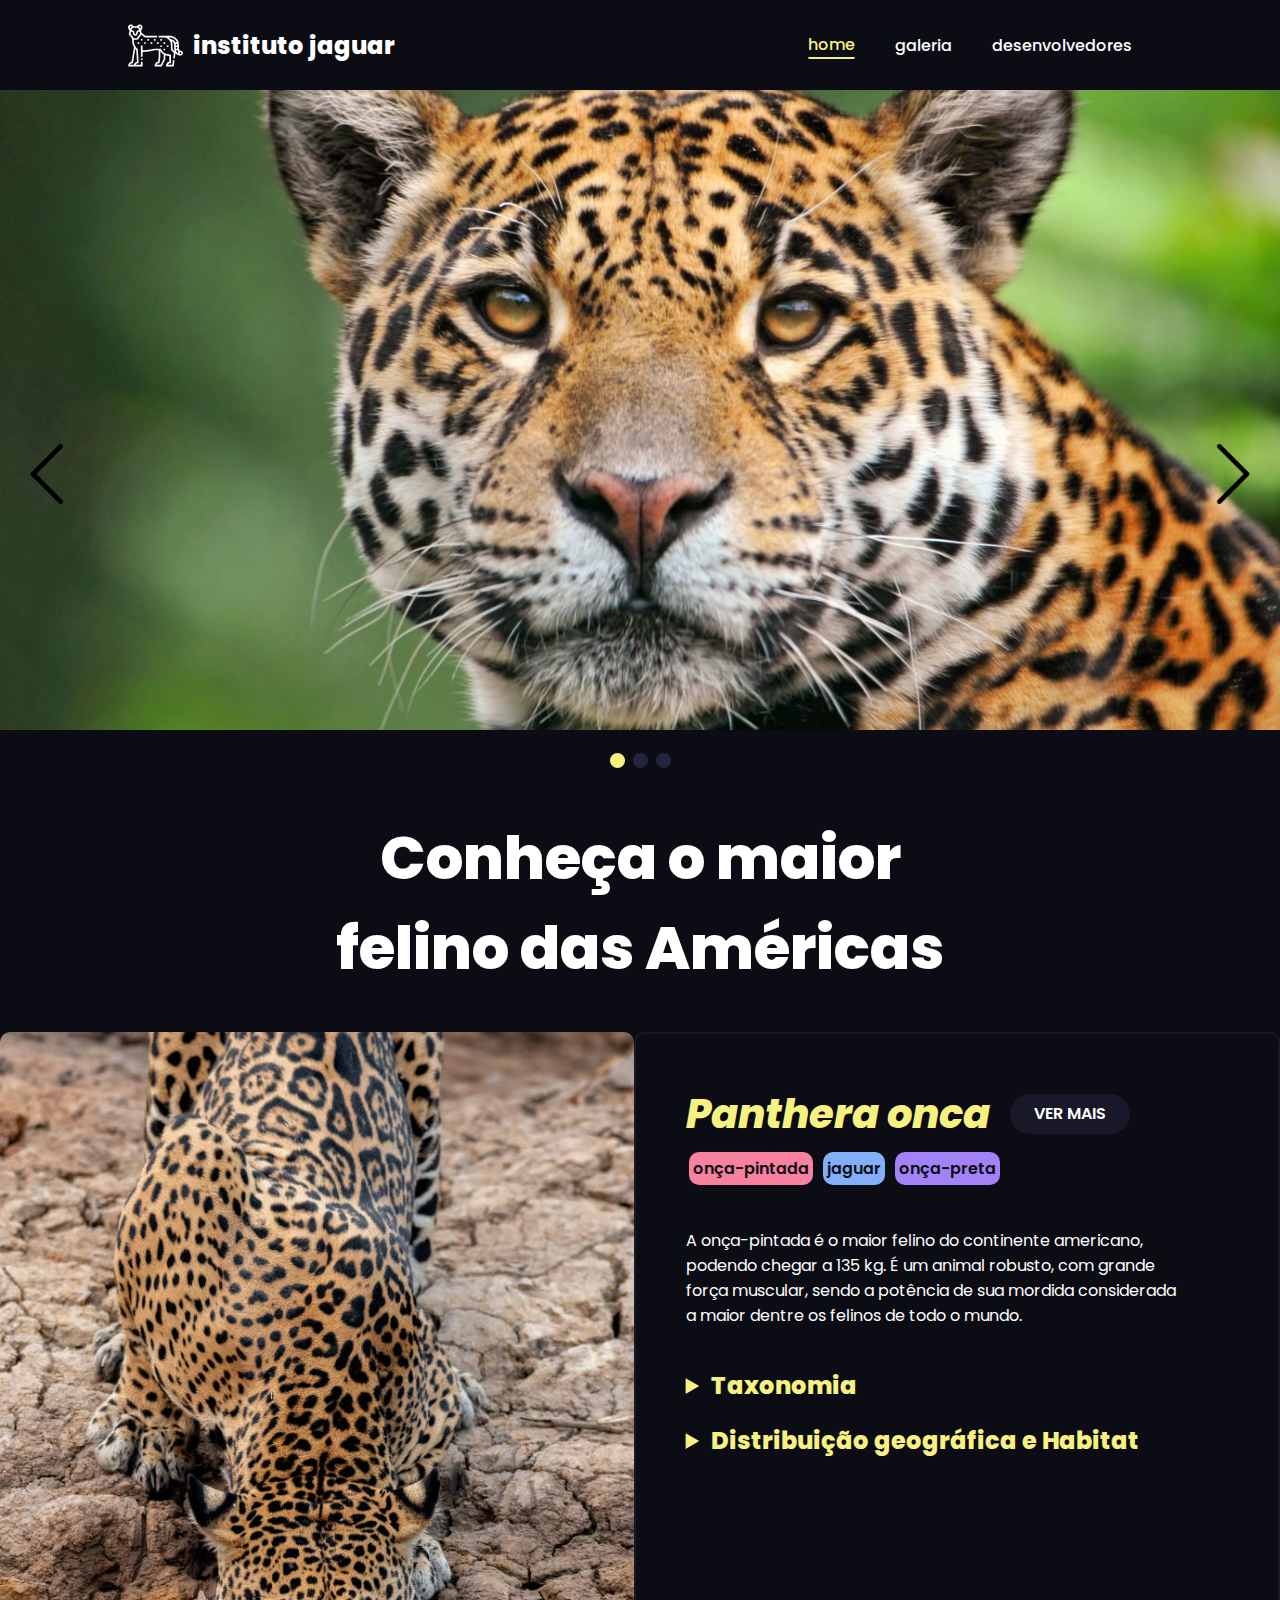
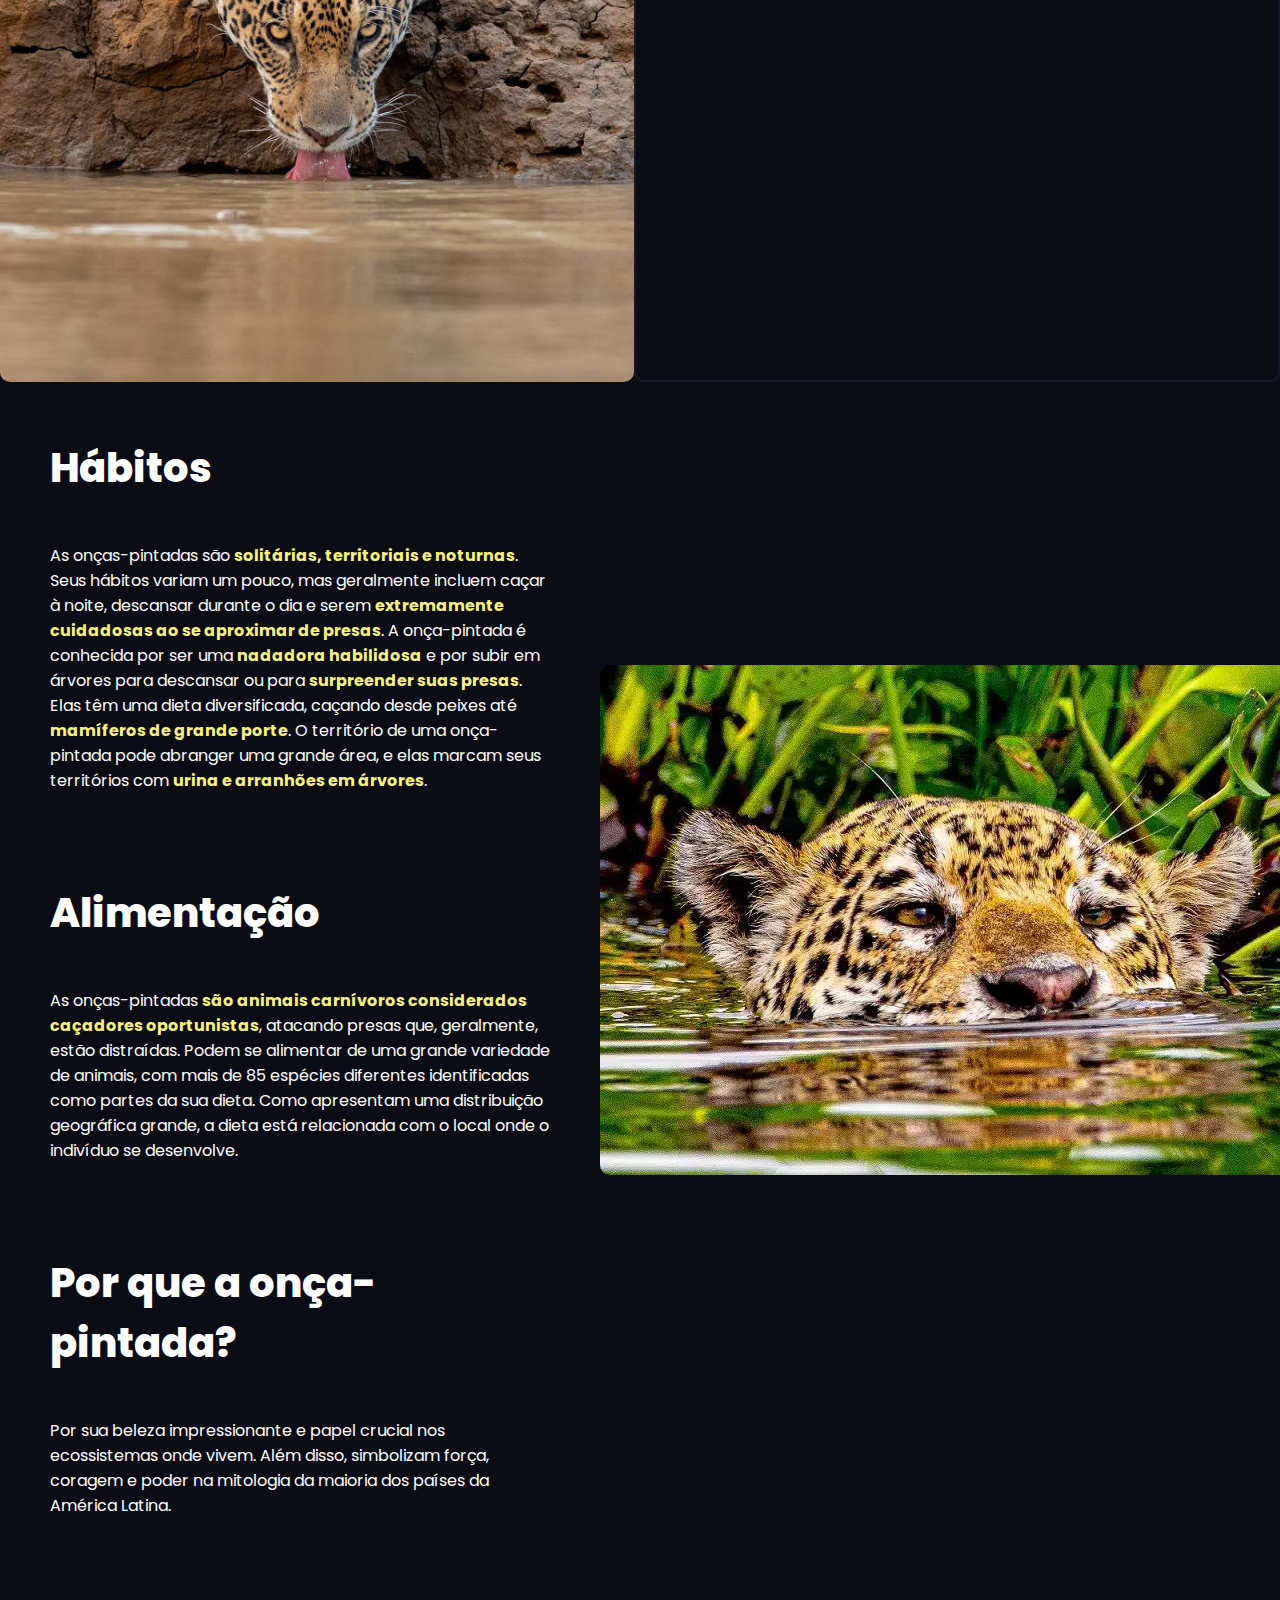
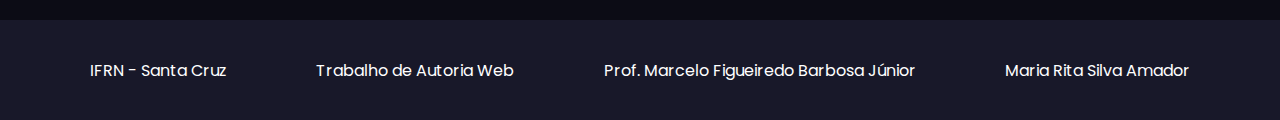
<file: index.html>
<!DOCTYPE html>
<html lang="pt-br">

<head>
    <meta charset="UTF-8">
    <meta name="viewport" content="width=device-width, initial-scale=1.0">
    <title>Instituto Jaguar</title>
    <link rel="shortcut icon" href="ico/jaguar.ico" type="image/x-icon">
    <link rel="stylesheet" href="css/style.css">
    <link rel="stylesheet"
        href="https://fonts.googleapis.com/css2?family=Material+Symbols+Outlined:opsz,wght,FILL,GRAD@20..48,100..700,0..1,-50..200" />
    <link rel="preconnect" href="https://fonts.googleapis.com">
    <link rel="preconnect" href="https://fonts.gstatic.com" crossorigin>
    <link
        href="https://fonts.googleapis.com/css2?family=Poppins:ital,wght@0,100;0,200;0,300;0,400;0,500;0,600;0,700;0,800;0,900;1,100;1,200;1,300;1,400;1,500;1,600;1,700;1,800;1,900&display=swap"
        rel="stylesheet">
</head>

<body>
    <main>
        <header>
            <div class="logo">
                <img src="svg/jaguar.svg" alt="logo" style="display: flex; height: 55px; width: 55px;" class="icon">
                <h1>Instituto Jaguar</h1>
            </div>
            <nav>
                <a href="index.html" class="link is-active">Home</a>
                <a href="galeria.html">Galeria</a>
                <a href="devs.html">Desenvolvedores</a>
            </nav>
        </header>

        <div class="slideshow-container" style="margin-bottom: 20px;">
            <div class="slide fade">
                <img class="slide-img" src="img/img6.jpg" alt="onça-pintada">
            </div>
            <div class="slide fade">
                <img class="slide-img" src="img/img4.jpg" alt="onça-preta e onça-pintada">
            </div>
            <div class="slide fade">
                <img class="slide-img" src="img/img5.jpg" alt="onça-pintada sobre um galho">
            </div>

            <a class="prev" onclick="plusSlides(-1)"><img src="icons/esquerda.png" alt=""></a>
            <a class="next" onclick="plusSlides(1)"><img src="icons/direita.png" alt=""></a>
        </div>

        <div style="text-align:center">
            <span class="dot" onclick="currentSlide(1)"></span>
            <span class="dot" onclick="currentSlide(2)"></span>
            <span class="dot" onclick="currentSlide(3)"></span>
        </div>

        <div class="layout">
            <h2>Conheça o maior <br>
                felino das Américas</h2>
        </div>

        <div class="layout">
            <img src="img/img3.jpg" alt="onça-pintada bebendo água" style="border-radius: 10px; height: 950px;">
            <article class="card-info">
                <div class="d-flex">
                    <h2 style="color: #f7f181; font-style: italic; margin: 0;">Panthera onca</h2>
                    <a href="#infos" class="btn">Ver mais</a>
                </div>

                <div class="tags">
                    <span class="tag" style="background-color: #F7819E;">onça-pintada</span>
                    <span class="tag" style="background-color: #82AFF7;">jaguar</span>
                    <span class="tag" style="background-color: #A382F7;">onça-preta</span>
                </div>
                <p class="texto">A onça-pintada é o maior felino do continente americano, podendo chegar a 135 kg. É um
                    animal robusto, com grande força muscular, sendo a potência de sua mordida considerada a maior
                    dentre os felinos de todo o mundo.</p>
                <details>
                    <summary>Taxonomia</summary>
                    <p><b>Reino:</b> Animalia <br>
                        <b>Filo:</b> Chordata <br>
                        <b>Classe:</b> Mammalia <br>
                        <b>Ordem:</b> Carnivora <br>
                        <b>Família:</b> Felídeos <br>
                        <b>Subfamília:</b> Pantherinae <br>
                        <b>Gênero:</b> Panthera <br>
                        <b>Espécie:</b> <em>P. onca</em>
                    </p>
                </details>
                <details>
                    <summary>Distribuição geográfica e Habitat</summary>
                    <p>A onça-pintada ocorria desde o sudoeste dos Estados Unidos até o sul da Argentina. Atualmente,
                        ocupa somente cerca de 50% de sua distribuição histórica. Quando consideramos apenas o Brasil, a
                        espécie pode ser observada em praticamente todos os biomas, com exceção do Pampa.
                    <p>Esses animais <b>preferem regiões de florestas, com presença de corpos
                            d'água e grande quantidade
                            de
                            presas</b>.
                        Entretanto, podem ocorrer em outros ambientes, como áreas de pântano sazonalmente inundadas e
                        pastagens.</p>
                </details>
            </article>
        </div>

        <div id="infos">
            <article class="card-info" style="border: none; height: 1065px;">
                <h2>Hábitos</h2>
                <p class="texto">As onças-pintadas são <b>solitárias,
                        territoriais e noturnas</b>. Seus hábitos variam um pouco, mas geralmente incluem caçar à
                    noite,
                    descansar durante o dia e serem <b>extremamente cuidadosas ao se aproximar de presas</b>. A
                    onça-pintada é
                    conhecida por ser uma <b>nadadora habilidosa</b> e por subir em árvores para descansar ou
                    para <b>surpreender
                        suas presas</b>. Elas têm uma dieta diversificada, caçando desde peixes até <b>mamíferos de
                        grande porte</b>. O
                    território de uma onça-pintada pode abranger uma grande área, e elas marcam seus territórios com
                    <b>urina e arranhões em árvores</b>.
                </p>
                <h2>Alimentação</h2>
                <p class="texto">As onças-pintadas <b>são animais carnívoros considerados
                        caçadores
                        oportunistas</b>, atacando presas
                    que, geralmente, estão distraídas. Podem se alimentar de uma grande variedade de animais, com
                    mais de 85 espécies diferentes identificadas como partes da sua dieta. Como apresentam uma
                    distribuição geográfica grande, a dieta está relacionada com o local onde o indivíduo se
                    desenvolve.
                </p>
                <h2>Por que a onça-pintada?</h2>
                <p class="texto">Por sua beleza impressionante e papel crucial nos ecossistemas onde vivem. Além disso,
                    simbolizam força, coragem e poder na mitologia da maioria dos países da América Latina.
                </p>
            </article>
            <img src="img/img8.png" alt="onça-pintada nadando" style="border-radius: 10px; width: 1000px;">
        </div>

        <footer>
            <p>IFRN - Santa Cruz</p>
            <p>Trabalho de Autoria Web</p>
            <p>Prof. Marcelo Figueiredo Barbosa Júnior</p>
            <p>Maria Rita Silva Amador</p>
        </footer>

    </main>

    <script src="js/script.js">
    </script>
</body>

</html>
</file>
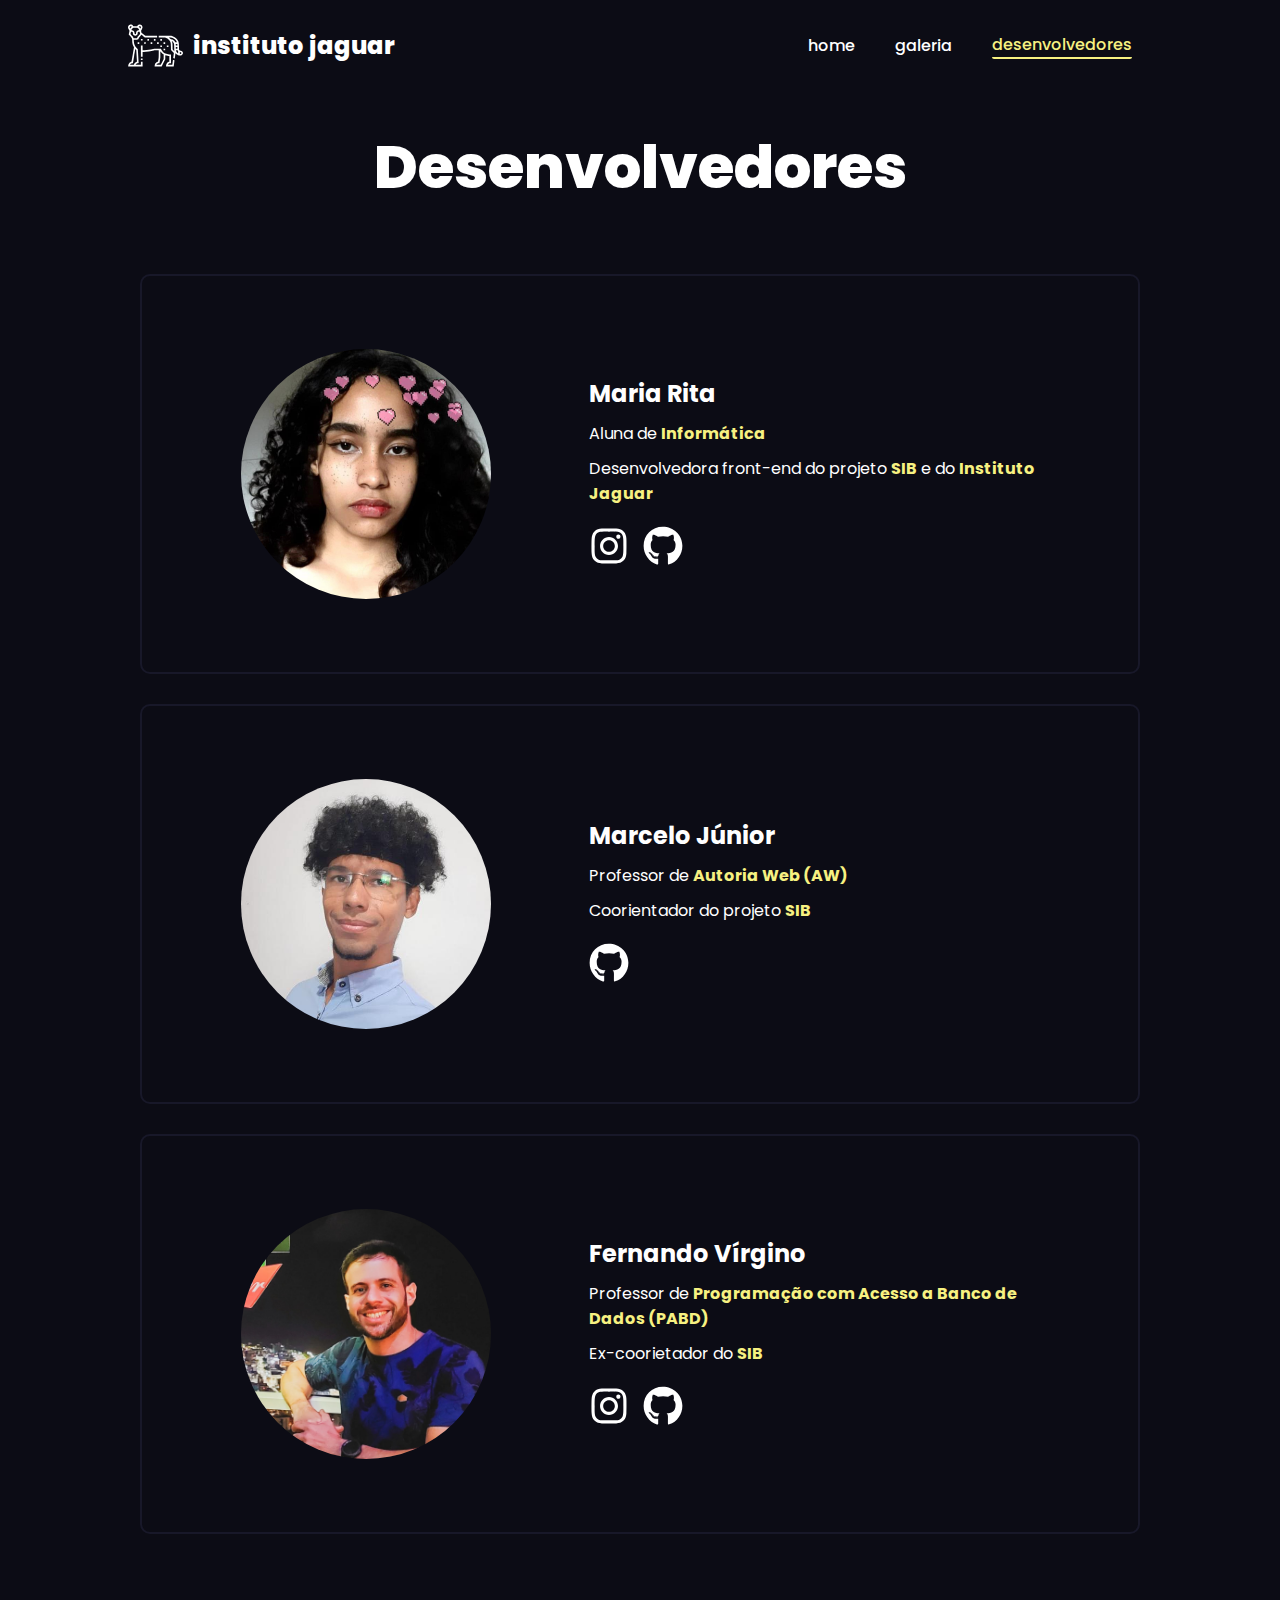
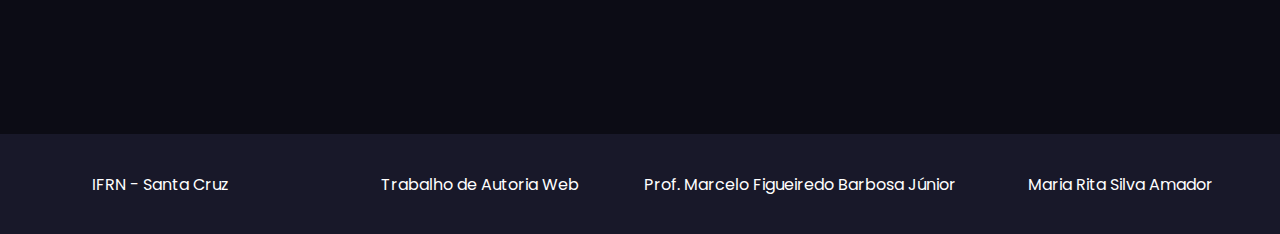
<file: devs.html>
<!DOCTYPE html>
<html lang="pt-br">

<head>
    <meta charset="UTF-8">
    <meta name="viewport" content="width=device-width, initial-scale=1.0">
    <title>Desenvolvedores</title>
    <link rel="shortcut icon" href="ico/jaguar.ico" type="image/x-icon">
    <link rel="stylesheet" href="css/devs.css">
    <link rel="stylesheet"
        href="https://fonts.googleapis.com/css2?family=Material+Symbols+Outlined:opsz,wght,FILL,GRAD@20..48,100..700,0..1,-50..200" />
    <link rel="preconnect" href="https://fonts.googleapis.com">
    <link rel="preconnect" href="https://fonts.gstatic.com" crossorigin>
    <link
        href="https://fonts.googleapis.com/css2?family=Poppins:ital,wght@0,100;0,200;0,300;0,400;0,500;0,600;0,700;0,800;0,900;1,100;1,200;1,300;1,400;1,500;1,600;1,700;1,800;1,900&display=swap"
        rel="stylesheet">
</head>

<body>
    <main>
        <header>
            <div class="logo">
                <img src="svg/jaguar.svg" alt="" style="display: flex; height: 55px; width: 55px;" class="icon">
                <h1>Instituto Jaguar</h1>
            </div>
            <nav>
                <a href="index.html">Home</a>
                <a href="galeria.html">Galeria</a>
                <a href="devs.html" class="link is-active">Desenvolvedores</a>
            </nav>
        </header>
        <section>
            <h2>Desenvolvedores</h2>
            <div class="card">
                <img src="img/maria.jpg" alt="maria" class="perfil">
                <div class="info">
                    <h3>Maria Rita</h3>
                    <p>
                        Aluna de <b>Informática</b>
                    </p>

                    <p style="margin-bottom: 20px;">
                        Desenvolvedora front-end do projeto <b>SIB</b> e do <b>Instituto Jaguar</b>
                    </p>
                    <a href="https://instagram.com/xmariaxrita" target="_blank"><img src="svg/instagram.svg" alt="instagram" class="icons"></a>
                    <a href="https://github.com/xmariaxrita" target="_blank"><img src="svg/github.svg" alt="github" class="icons"></a>
                </div>

            </div>
            <div class="card">
                <img src="img/marcelo.jpg" alt="marcelo" class="perfil">
                <div class="info">
                    <h3>Marcelo Júnior</h3>
                    <p>
                        Professor de <b>Autoria Web (AW)</b>
                    </p>
                    <p style="margin-bottom: 20px;">
                        Coorientador do projeto <b>SIB</b>
                    </p>
                    <a href="https://github.com/MimMarcelo" target="_blank"><img src="svg/github.svg" alt="github" class="icons"></a>
                </div>

            </div>
            <div class="card">
                <img src="img/fernando.jpg" alt="fernando" class="perfil">
                <div class="info">
                    <h3>Fernando Vírgino</h3>
                    <p>
                        Professor de <b>Programação com Acesso a Banco de Dados (PABD)</b>
                    </p>
                    <p style="margin-bottom: 20px;">
                        Ex-coorietador do <b>SIB</b>
                    </p>
                    <a href="https://instagram.com/fernando.virginio" target="_blank"><img src="svg/instagram.svg" alt="instagram" class="icons"></a>
                    <a href="https://github.com/fernandovirginio" target="_blank"><img src="svg/github.svg" alt="github" class="icons"></a>
                </div>

            </div>
        </section>
        <footer>
            <p>IFRN - Santa Cruz</p>
            <p>Trabalho de Autoria Web</p>
            <p>Prof. Marcelo Figueiredo Barbosa Júnior</p>
            <p>Maria Rita Silva Amador</p>
        </footer>
    </main>
</body>
</file>
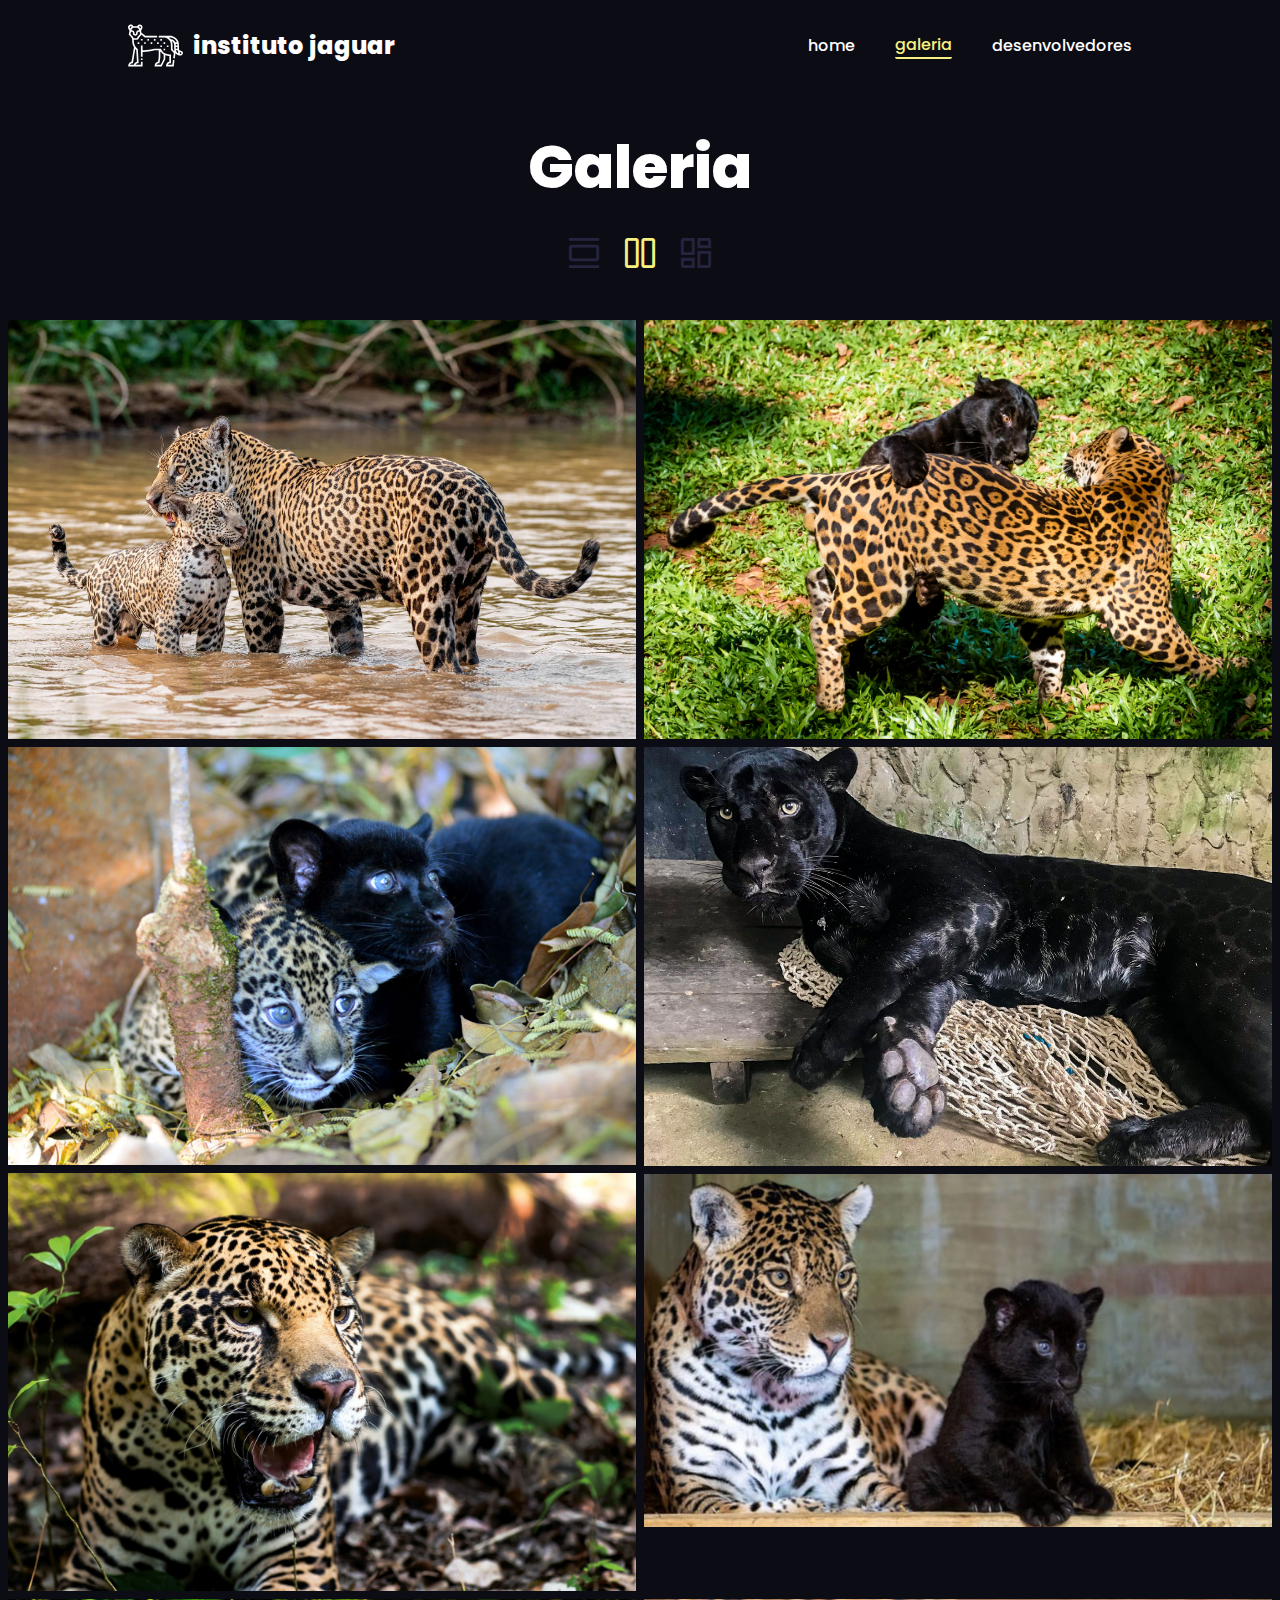
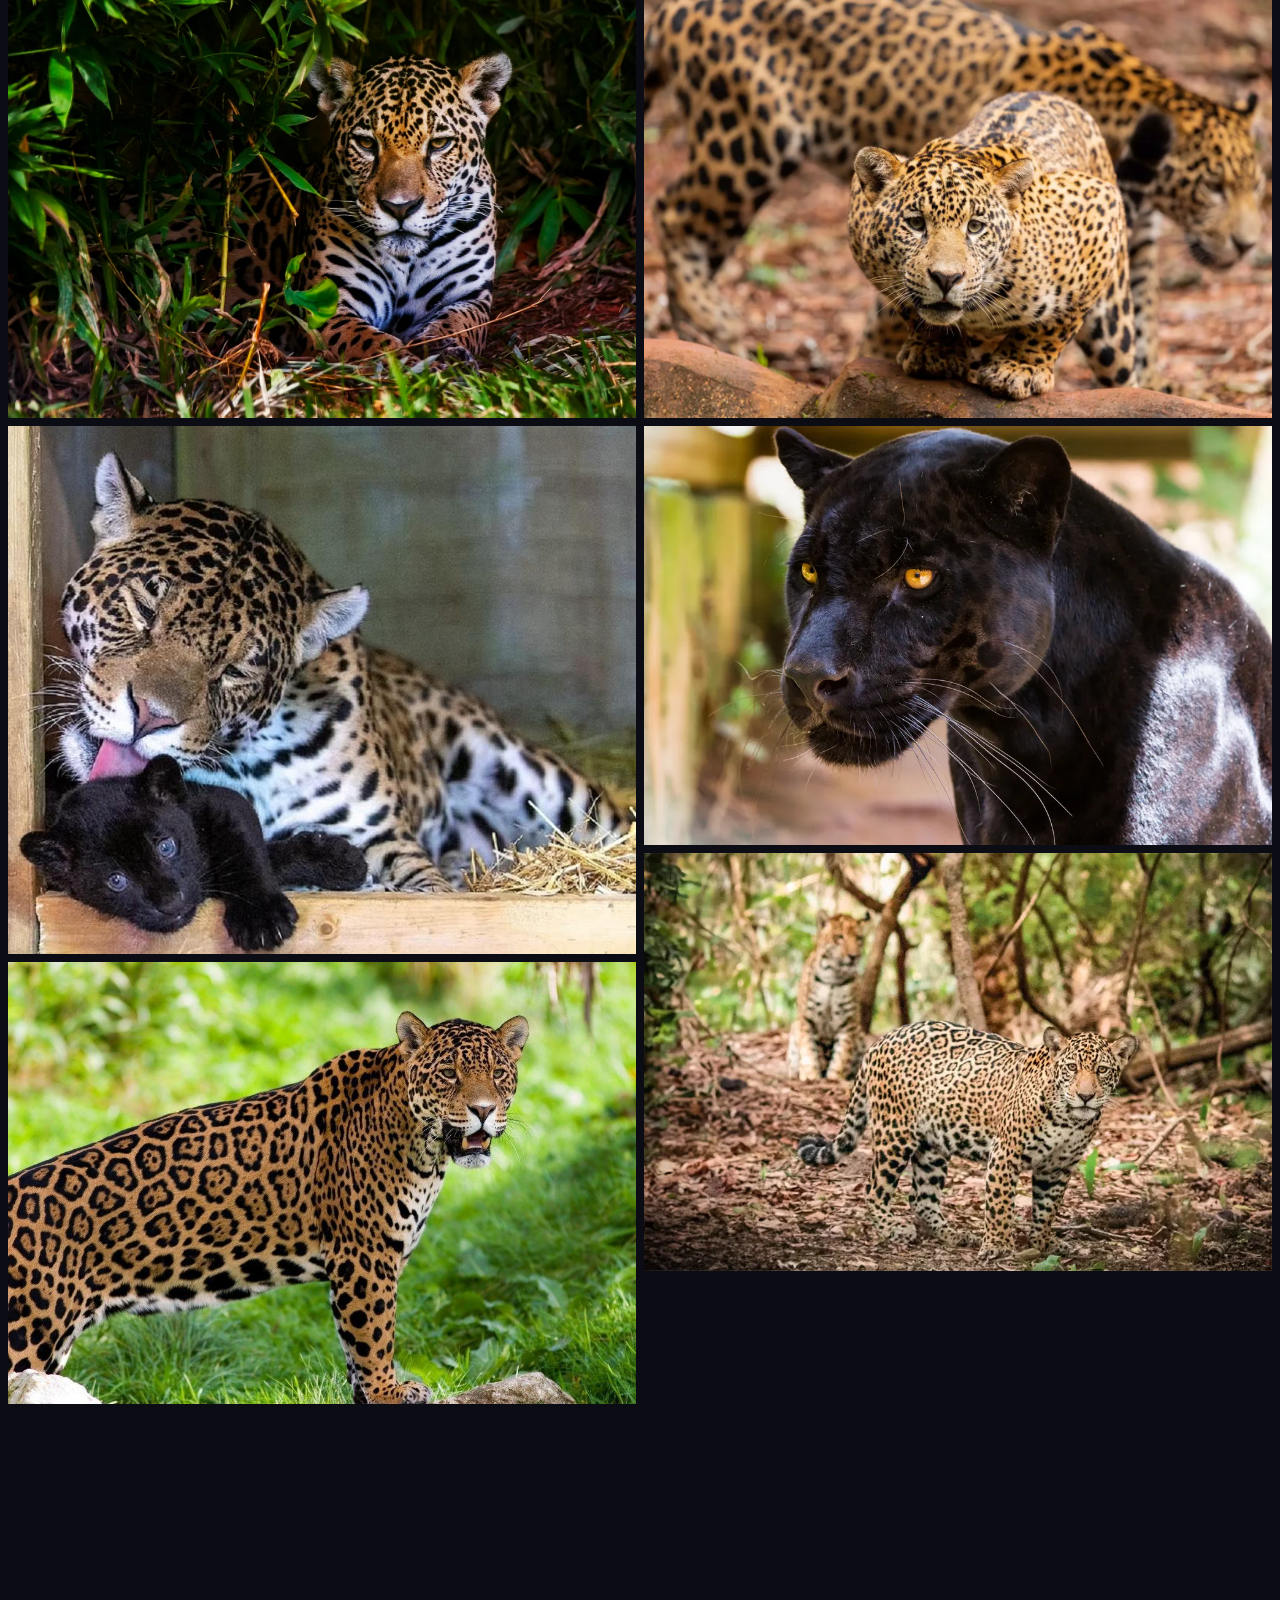
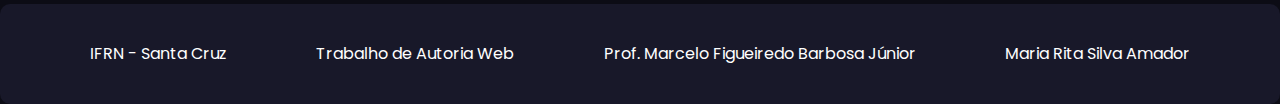
<file: galeria.html>
<!DOCTYPE html>
<html lang="pt-br">

<head>
    <meta charset="UTF-8">
    <meta name="viewport" content="width=device-width, initial-scale=1.0">
    <title>Galeria</title>
    <link rel="shortcut icon" href="ico/jaguar.ico" type="image/x-icon">
    <link rel="stylesheet" href="css/galeria.css">
    <link rel="stylesheet"
        href="https://fonts.googleapis.com/css2?family=Material+Symbols+Outlined:opsz,wght,FILL,GRAD@20..48,100..700,0..1,-50..200" />
    <link rel="preconnect" href="https://fonts.googleapis.com">
    <link rel="preconnect" href="https://fonts.gstatic.com" crossorigin>
    <link
        href="https://fonts.googleapis.com/css2?family=Poppins:ital,wght@0,100;0,200;0,300;0,400;0,500;0,600;0,700;0,800;0,900;1,100;1,200;1,300;1,400;1,500;1,600;1,700;1,800;1,900&display=swap"
        rel="stylesheet">
</head>

<body>
    <main>
        <header>
            <div class="logo">
                <img src="svg/jaguar.svg" style="display: flex; height: 55px; width: 55px;" class="icon" alt="logo">
                <h1>Instituto Jaguar</h1>
            </div>
            <nav>
                <a href="index.html">Home</a>
                <a href="galeria.html" class="link is-active">Galeria</a>
                <a href="devs.html">Desenvolvedores</a>
            </nav>
        </header>

        <section>
            <div class="header" id="myHeader">
                <h2>Galeria</h2>
                <button class="material-symbols-outlined" style="font-size: 40px;" onclick="one()">calendar_view_day</button>
                <button class="material-symbols-outlined active" style="font-size: 40px;" onclick="two()">view_column_2</button>
                <button class="material-symbols-outlined" style="font-size: 40px;" onclick="four()">browse</button>
              </div>
            <div class="row">
                <div class="column">
                    <img src="img/img1.jpg" style="width:100%" alt="onça-pintada e seu filhote no rio">
                    <img src="img/img2.jpg" style="width:100%" alt="filhotes de onça-pintada e onça-preta">
                    <img src="img/img9.jpg" style="width:100%" alt="onça-pintada">
                </div>
                <div class="column">
                    <img src="img/img10.jpg" style="width:100%" alt="onça-pintada e onça-preta brincando">
                    <img src="img/img11.jpg" style="width:100%" alt="onça-preta relaxando">
                    <img src="img/img12.jpg" style="width:100%" alt="onça-pintada e seu filhote onça-preta">
                </div>
                <div class="column">
                    <img src="img/img7.png" style="width:100%" alt="onça-pintada entediada">
                    <img src="img/img13.jpg" style="width:100%" alt="onça-pintada banhando seu filhote onça-preta">
                    <img src="img/img14.jpg" style="width:100%" alt="onça-pintada na floresta">
                </div>
                <div class="column">
                    <img src="img/img15.png" style="width:100%" alt="filhote de onça pintada">
                    <img src="img/img16.png" style="width:100%" alt="onça-preta">
                    <img src="img/img17.png" style="width:100%" alt="filhote de onça pintada na floresta">
                </div>
            </div>
        </section>

        <footer>
            <p>IFRN - Santa Cruz</p>
            <p>Trabalho de Autoria Web</p>
            <p>Prof. Marcelo Figueiredo Barbosa Júnior</p>
            <p>Maria Rita Silva Amador</p>
        </footer>
        <script src="js/galeria.js"></script>
    </main>
</body>
</file>
<file: css/style.css>
* {
  box-sizing: border-box;
  color: #fff;
  font-family: "Poppins", sans-serif;
  margin: 0;
}

body {
  background-color: #0c0c15;
}

header {
  display: flex;
  height: 90px;
  justify-content: space-between;
  width: 100%;
}

h1 {
  font-size: 1.5em;
  font-weight: 800;
  margin-left: 10px;
  text-transform: lowercase;
}

nav {
  align-items: center;
  display: flex;
  justify-content: flex-end;
  margin-right: 10%;
}

h2 {
  font-weight: 800;
}

a {
  text-decoration: none;
}

details {
  margin: 20px 50px;
}

summary {
  color: #f7f181;
  font-size: 1.5em;
  font-weight: 800;
}

b {
  color: #f7f181;
}

footer {
  align-items: center;
  background-color: #181829;
  display: flex;
  height: 100px;
  justify-content: space-evenly;
  margin-top: 200px;
  text-align: center;
}

nav a {
  font-weight: 500;
  margin: 0 20px;
  text-transform: lowercase;
}

div h2 {
  font-size: 3.75em;
  font-weight: 800;
  text-align: center;
}

details > p {
  margin: 10px 50px;
  width: 500px;
}

.logo {
  align-items: center;
  display: flex;
  margin-left: 10%;
}

.layout {
  display: flex;
  justify-content: space-evenly;
  margin: 3% 0;
  width: 100%;
}

.card-info {
  border: #181829 solid 2px;
  border-radius: 10px;
  height: 950px;
  width: 700px;
}

.d-flex {
  align-items: center;
  display: flex;
  margin: 50px 50px 5px;
}

.tags {
  margin: 0 50px;
  text-align: left;
}

.tag {
  border-radius: 10px;
  color: #0c0c15;
  display: inline-block;
  font-size: 1em;
  font-weight: 600;
  margin: 3px;
  padding: 4px;
  text-align: center;
}

.texto {
  margin: 40px 50px;
  width: 500px;
}

.btn {
  align-items: center;
  background-color: #181829;
  border: none;
  border-radius: 20px;
  color: #fff;
  display: flex;
  font-size: 1em;
  font-weight: 600;
  height: 40px;
  justify-content: center;
  margin: 0px 20px;
  text-decoration: none;
  text-transform: uppercase;
  width: 120px;
}

.card-info h2 {
  display: inline-block;
  font-size: 2.5em;
  margin: 50px 50px 5px;
  text-align: left;
}

nav > a:hover,
.link.is-active {
  border-bottom: solid 2px;
  border-radius: 2px;
  color: #f7f181;
  transition: background-color 0.6s ease;
}

.btn:hover {
  background-image: linear-gradient(180deg, #f7f181, #f7a382);
  color: #0c0c15;
}

#descricao,
#infos {
  align-items: center;
  display: flex;
  justify-content: space-evenly;
  height: 1000px;
}

/* * Carrossel */

.slide-img {
  display: block;
  margin: auto;
  width: 100%;
}

.next {
  border-radius: 3px 0 0 3px;
  right: 0;
}

.dot {
  background-color: #24243f;
  border-radius: 50%;
  display: inline-block;
  height: 15px;
  margin: 0 2px;
  transition: background-color 0.6s ease;
  width: 15px;
}

.dot-is-active {
  background-color: #f7f181;
}

.prev,
.next {
  border-radius: 0 3px 3px 0;
  cursor: pointer;
  font-size: 18px;
  font-weight: bold;
  margin-top: -22px;
  padding: 16px;
  position: absolute;
  top: 50%;
  transition: 0.6s ease;
  width: auto;
}

.prev img,
.next img {
  height: 60px;
  width: 60px;
}
</file>
<file: css/devs.css>
* {
  box-sizing: border-box;
  color: #fff;
  font-family: "Poppins", sans-serif;
  margin: 0;
}

body {
  background-color: #0c0c15;
}

header {
  display: flex;
  height: 90px;
  justify-content: space-between;
  width: 100%;
}

h1 {
  font-size: 1.5em;
  font-weight: 800;
  margin-left: 10px;
  text-transform: lowercase;
}

nav {
  align-items: center;
  display: flex;
  justify-content: flex-end;
  margin-right: 10%;
}

a {
  text-decoration: none;
}

h3 {
  font-size: 1.5em;
}

p {
  width: 450px;
  margin: 10px 0;
}

b {
  color: #f7f181;
}

footer {
  align-items: center;
  background-color: #181829;
  display: flex;
  height: 100px;
  justify-content: space-evenly;
  margin-top: 200px;
  text-align: center;
}

nav a {
  font-weight: 500;
  margin: 0 20px;
  text-transform: lowercase;
}

section h2 {
  font-size: 3.75em;
  font-weight: 800;
  margin-bottom: 20px;
  padding: 32px;
  text-align: center;
}

.logo {
  align-items: center;
  display: flex;
  margin-left: 10%;
}

.card {
  align-items: center;
  border: #181829 solid 2px;
  border-radius: 10px;
  display: flex;
  height: 400px;
  justify-content: space-evenly;
  margin: 30px auto;
  width: 1000px;
}

.perfil {
  border-radius: 50%;
  height: 250px;
  width: 250px;
}

.infos {
  width: 450px;
}

.icons {
  height: 40px;
  margin-right: 10px;
  width: 40px;
}

nav > a:hover,
.link.is-active {
  border-bottom: solid 2px;
  border-radius: 2px;
  color: #f7f181;
  transition: background-color 0.6s ease;
}
</file>
<file: css/galeria.css>
* {
  box-sizing: border-box;
  color: #fff;
  font-family: "Poppins", sans-serif;
  margin: 0;
}

body {
  background-color: #0c0c15;
}

header {
  display: flex;
  height: 90px;
  justify-content: space-between;
  width: 100%;
}

h1 {
  font-size: 1.5em;
  font-weight: 800;
  margin-left: 10px;
  text-transform: lowercase;
}

nav {
  align-items: center;
  display: flex;
  justify-content: flex-end;
  margin-right: 10%;
}

a {
  text-decoration: none;
}

button {
  background: none;
}

footer {
  align-items: center;
  background-color: #181829;
  border-radius: 10px;
  display: flex;
  height: 100px;
  justify-content: space-evenly;
  margin-top: 200px;
  text-align: center;
}

nav a {
  font-weight: 500;
  margin: 0 20px;
  text-transform: lowercase;
}

section h2 {
  font-size: 3.75em;
  font-weight: 800;
  margin-bottom: 20px;
  text-align: center;
}

.logo {
  align-items: center;
  display: flex;
  margin-left: 10%;
}

nav > a:hover,
.link.is-active {
  border-bottom: solid 2px;
  border-radius: 2px;
  color: #f7f181;
  transition: background-color 0.6s ease;
}

/* * Galeria */
.header {
  padding: 32px;
  text-align: center;
}

.row {
  display: flex;
  display: -ms-flexbox; /* IE 10 */
  flex-wrap: wrap;
  -ms-flex-wrap: wrap; /* IE 10 */
  padding: 0 4px;
}

.column {
  flex: 50%;
  -ms-flex: 50%; /* IE 10 */
  padding: 0 4px;
}

.material-symbols-outlined {
  border: none;
  color: #24243f;
  cursor: pointer;
  font-size: 30px;
  outline: none;
}

.column img {
  margin-top: 8px;
  vertical-align: middle;
}

.material-symbols-outlined:hover,
.material-symbols-outlined.active {
  color: #f7f181;
}
</file>
